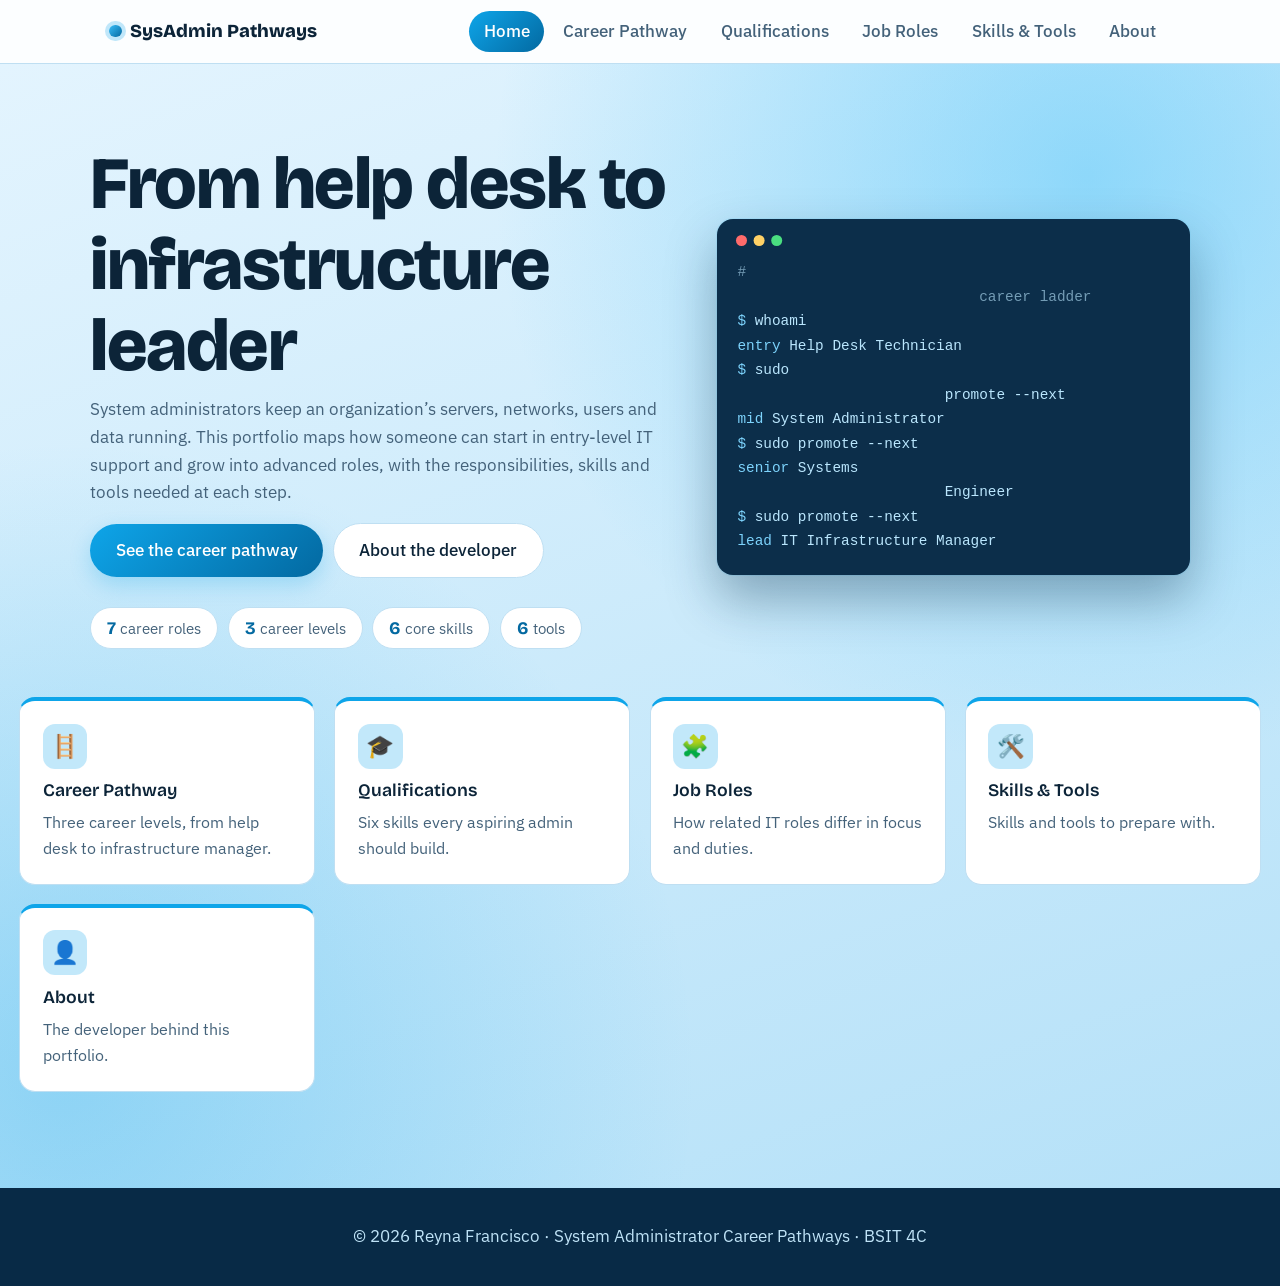
<file: index.html>
<!DOCTYPE html>
<html lang="en">

<head>
    <meta charset="utf-8">
    <meta name="viewport" content="width=device-width, initial-scale=1, viewport-fit=cover">
    <title>Home | SysAdmin Pathways</title>
    <link rel="preconnect" href="https://fonts.googleapis.com">
    <link
        href="https://fonts.googleapis.com/css2?family=Bricolage+Grotesque:wght@600;800&family=IBM+Plex+Sans:wght@400;500&display=swap"
        rel="stylesheet">
    <link rel="stylesheet" href="style.css">
</head>

<body>
    <header>
        <nav aria-label="Main">
            <a class="brand" href="index.html">SysAdmin Pathways</a>
            <button id="toggle" aria-expanded="false" aria-controls="menu">Menu</button>
            <ul id="menu">
                <li><a href="index.html" aria-current="page">Home</a></li>
                <li><a href="pathway.html">Career Pathway</a></li>
                <li><a href="qualifications.html">Qualifications</a></li>
                <li><a href="roles.html">Job Roles</a></li>
                <li><a href="tools.html">Skills & Tools</a></li>
                <li><a href="about.html">About</a></li>
            </ul>
        </nav>
    </header>
    <main>
        <section class="hero-sec">
            <div class="wrap hero">
                <div>
                    <h1>From help desk to infrastructure leader</h1>
                    <p class="lead">System administrators keep an organization’s servers, networks, users and data
                        running. This portfolio maps how someone can start in entry-level IT support and grow into
                        advanced roles, with the responsibilities, skills and tools needed at each step.</p>
                    <a class="btn" href="pathway.html">See the career pathway</a><a class="btn alt"
                        href="about.html">About the developer</a>
                    <ul class="stats">
                        <li><b>7</b> career roles</li>
                        <li><b>3</b> career levels</li>
                        <li><b>6</b> core skills</li>
                        <li><b>6</b> tools</li>
                    </ul>
                </div>
                <div class="term" role="img" aria-label="Terminal showing career levels"><span style="--d:0.5s"><i>#
                            career ladder</i></span><span style="--d:0.9s"><b>$</b> whoami</span><span
                        style="--d:1.4s"><b>entry</b> Help Desk Technician</span><span style="--d:1.9s"><b>$</b> sudo
                        promote --next</span><span style="--d:2.3s"><b>mid</b> System Administrator</span><span
                        style="--d:2.8s"><b>$</b> sudo promote --next</span><span style="--d:3.2s"><b>senior</b> Systems
                        Engineer</span><span style="--d:3.6s"><b>$</b> sudo promote --next</span><span
                        style="--d:4.1s"><b>lead</b> IT Infrastructure Manager</span></div>
            </div>
            <div class="grid explore" style="margin-top:3rem"><a class="card" href="pathway.html"><span
                        class="ico">🪜</span>
                    <h3>Career Pathway</h3>
                    <p>Three career levels, from help desk to infrastructure manager.</p>
                </a><a class="card" href="qualifications.html"><span class="ico">🎓</span>
                    <h3>Qualifications</h3>
                    <p>Six skills every aspiring admin should build.</p>
                </a><a class="card" href="roles.html"><span class="ico">🧩</span>
                    <h3>Job Roles</h3>
                    <p>How related IT roles differ in focus and duties.</p>
                </a><a class="card" href="tools.html"><span class="ico">🛠️</span>
                    <h3>Skills & Tools</h3>
                    <p>Skills and tools to prepare with.</p>
                </a><a class="card" href="about.html"><span class="ico">👤</span>
                    <h3>About</h3>
                    <p>The developer behind this portfolio.</p>
                </a></div>
        </section>
    </main>
    <footer>&copy; 2026 Reyna Francisco &middot; System Administrator Career Pathways &middot; BSIT 4C</footer>
    <script src="script.js"></script>
</body>

</html>
</file>
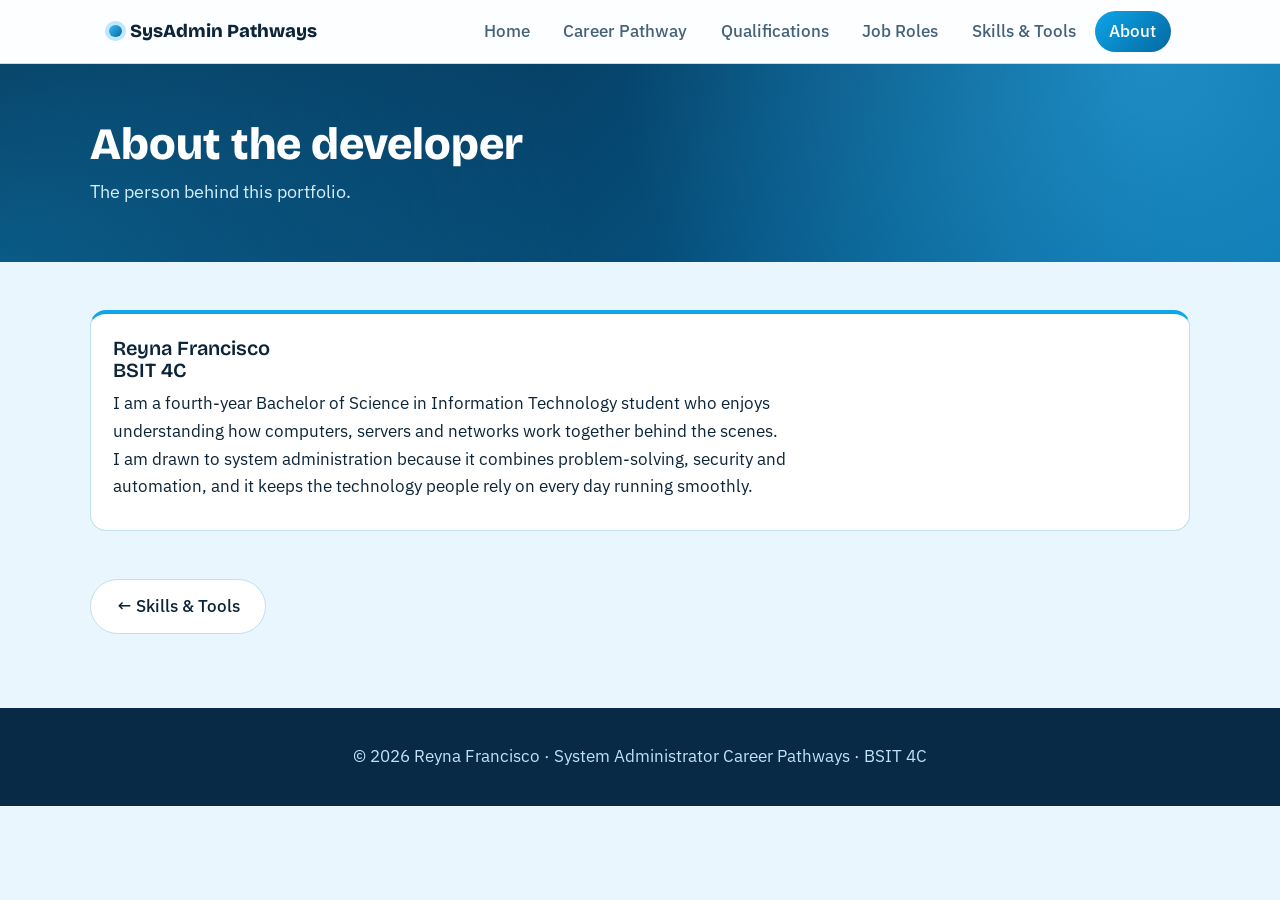
<file: about.html>
<!DOCTYPE html>
<html lang="en">

<head>
    <meta charset="utf-8">
    <meta name="viewport" content="width=device-width, initial-scale=1, viewport-fit=cover">
    <title>About the Developer | SysAdmin Pathways</title>
    <link rel="preconnect" href="https://fonts.googleapis.com">
    <link
        href="https://fonts.googleapis.com/css2?family=Bricolage+Grotesque:wght@600;800&family=IBM+Plex+Sans:wght@400;500&display=swap"
        rel="stylesheet">
    <link rel="stylesheet" href="style.css">
</head>

<body>
    <header>
        <nav aria-label="Main">
            <a class="brand" href="index.html">SysAdmin Pathways</a>
            <button id="toggle" aria-expanded="false" aria-controls="menu">Menu</button>
            <ul id="menu">
                <li><a href="index.html">Home</a></li>
                <li><a href="pathway.html">Career Pathway</a></li>
                <li><a href="qualifications.html">Qualifications</a></li>
                <li><a href="roles.html">Job Roles</a></li>
                <li><a href="tools.html">Skills & Tools</a></li>
                <li><a href="about.html" aria-current="page">About</a></li>
            </ul>
        </nav>
    </header>
    <main>
        <div class="banner">
            <div class="wrap">
                <h2>About the developer</h2>
                <p>The person behind this portfolio.</p>
            </div>
        </div>
        <section class="pagehead">
            <div class="wrap">
                <div class="cards">
                    <article class="card">
                        <h3>Reyna Francisco <br> BSIT 4C</h3>
                        <p> I am a fourth-year Bachelor of Science in Information Technology student who enjoys
                            understanding how computers, servers and networks work together behind the scenes. <br>
                            I am drawn to system administration because it combines problem-solving, security and automation,
                            and it keeps the technology people rely on every day running smoothly. <br
                            This portfolio reflects my effort to learn the career path step by step, from help desk support to advanced
                            infrastructure roles.</p>
                        <p></p>
                    </article>
                </div>
                <div class="nextbar"><a class="btn alt" href="tools.html">&larr; Skills & Tools</a></div>
            </div>
        </section>
    </main>
    <footer>&copy; 2026 Reyna Francisco &middot; System Administrator Career Pathways &middot; BSIT 4C</footer>
    <script src="script.js"></script>
</body>

</html>
</file>
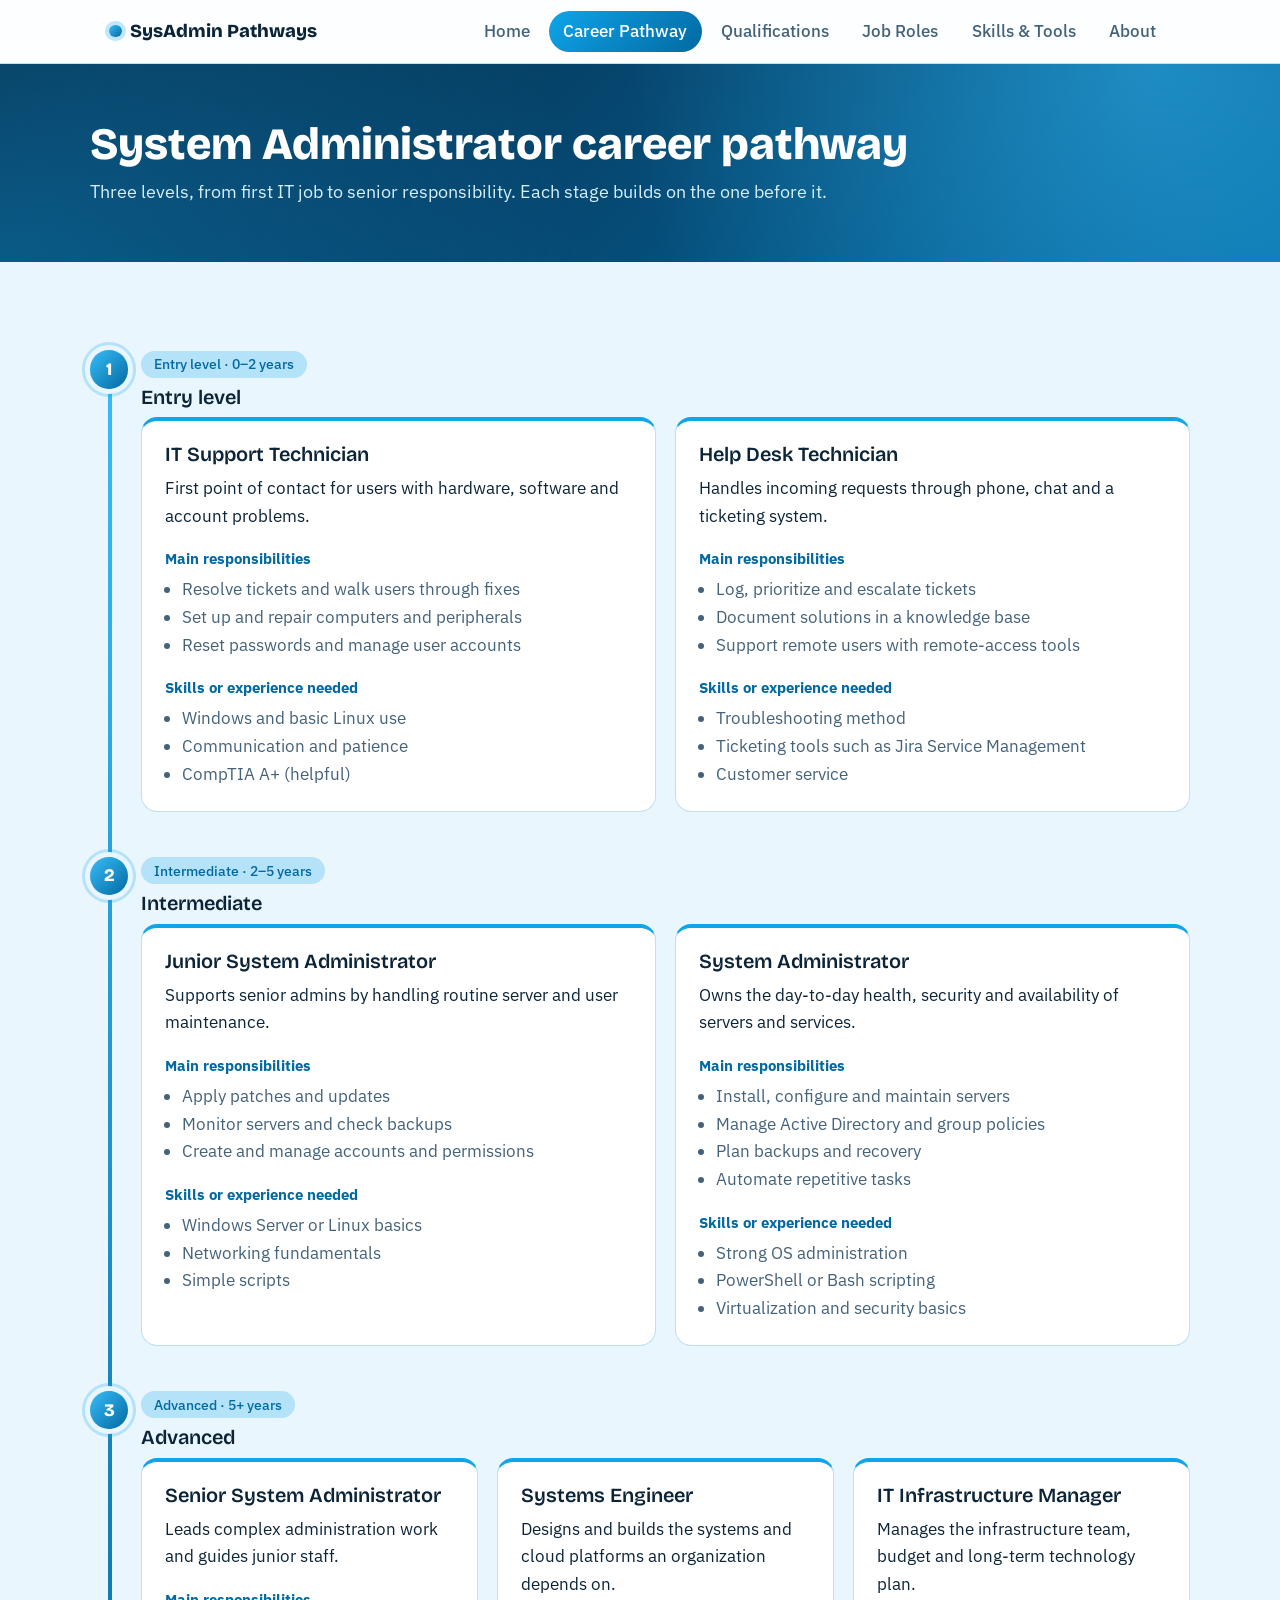
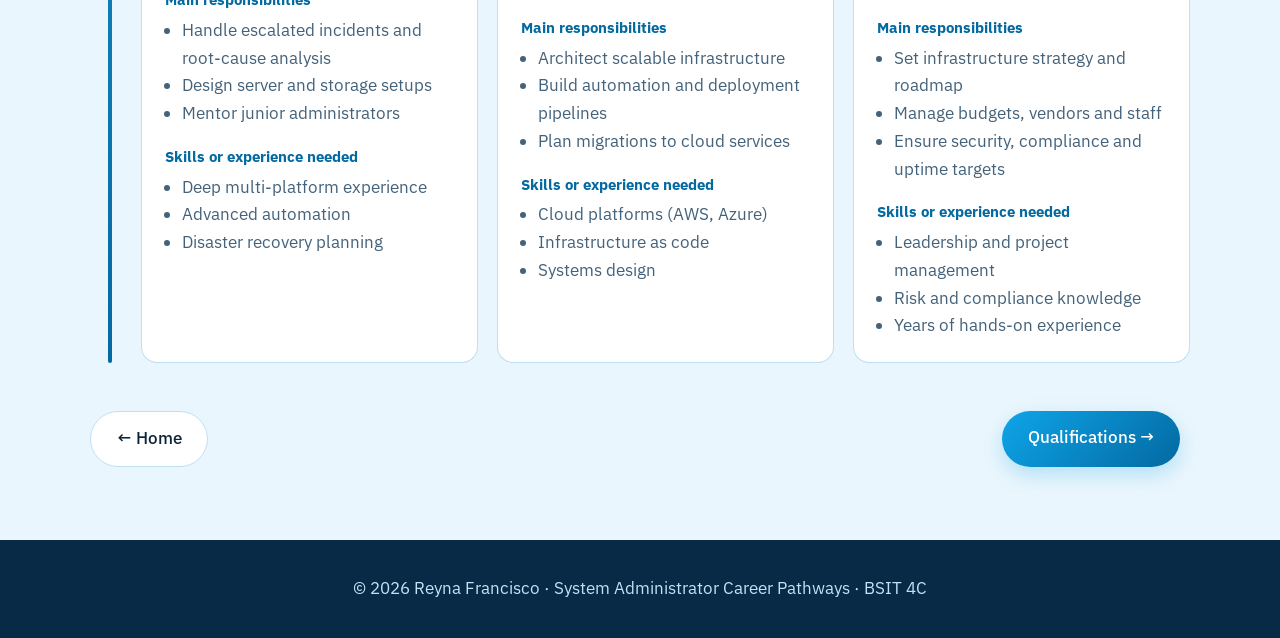
<file: pathway.html>
<!DOCTYPE html>
<html lang="en">

<head>
    <meta charset="utf-8">
    <meta name="viewport" content="width=device-width, initial-scale=1, viewport-fit=cover">
    <title>System Administrator Career Pathway | SysAdmin Pathways</title>
    <link rel="preconnect" href="https://fonts.googleapis.com">
    <link
        href="https://fonts.googleapis.com/css2?family=Bricolage+Grotesque:wght@600;800&family=IBM+Plex+Sans:wght@400;500&display=swap"
        rel="stylesheet">
    <link rel="stylesheet" href="style.css">
</head>

<body>
    <header>
        <nav aria-label="Main">
            <a class="brand" href="index.html">SysAdmin Pathways</a>
            <button id="toggle" aria-expanded="false" aria-controls="menu">Menu</button>
            <ul id="menu">
                <li><a href="index.html">Home</a></li>
                <li><a href="pathway.html" aria-current="page">Career Pathway</a></li>
                <li><a href="qualifications.html">Qualifications</a></li>
                <li><a href="roles.html">Job Roles</a></li>
                <li><a href="tools.html">Skills & Tools</a></li>
                <li><a href="about.html">About</a></li>
            </ul>
        </nav>
    </header>
    <main>
        <div class="banner">
            <div class="wrap">
                <h2>System Administrator career pathway</h2>
                <p>Three levels, from first IT job to senior responsibility. Each stage builds on the one before it.</p>
            </div>
        </div>
        <section class="pagehead">
            <div class="wrap">

                <div class="path">

                    <div class="level"><span class="tag">Entry level · 0–2 years</span>
                        <h3>Entry level</h3>
                        <div class="cards">
                            <article class="card">
                                <h3>IT Support Technician</h3>
                                <p>First point of contact for users with hardware, software and account problems.</p>
                                <h4>Main responsibilities</h4>
                                <ul>
                                    <li>Resolve tickets and walk users through fixes</li>
                                    <li>Set up and repair computers and peripherals</li>
                                    <li>Reset passwords and manage user accounts</li>
                                </ul>
                                <h4>Skills or experience needed</h4>
                                <ul>
                                    <li>Windows and basic Linux use</li>
                                    <li>Communication and patience</li>
                                    <li>CompTIA A+ (helpful)</li>
                                </ul>
                            </article>
                            <article class="card">
                                <h3>Help Desk Technician</h3>
                                <p>Handles incoming requests through phone, chat and a ticketing system.</p>
                                <h4>Main responsibilities</h4>
                                <ul>
                                    <li>Log, prioritize and escalate tickets</li>
                                    <li>Document solutions in a knowledge base</li>
                                    <li>Support remote users with remote-access tools</li>
                                </ul>
                                <h4>Skills or experience needed</h4>
                                <ul>
                                    <li>Troubleshooting method</li>
                                    <li>Ticketing tools such as Jira Service Management</li>
                                    <li>Customer service</li>
                                </ul>
                            </article>
                        </div>
                    </div>

                    <div class="level"><span class="tag">Intermediate · 2–5 years</span>
                        <h3>Intermediate</h3>
                        <div class="cards">
                            <article class="card">
                                <h3>Junior System Administrator</h3>
                                <p>Supports senior admins by handling routine server and user maintenance.</p>
                                <h4>Main responsibilities</h4>
                                <ul>
                                    <li>Apply patches and updates</li>
                                    <li>Monitor servers and check backups</li>
                                    <li>Create and manage accounts and permissions</li>
                                </ul>
                                <h4>Skills or experience needed</h4>
                                <ul>
                                    <li>Windows Server or Linux basics</li>
                                    <li>Networking fundamentals</li>
                                    <li>Simple scripts</li>
                                </ul>
                            </article>
                            <article class="card">
                                <h3>System Administrator</h3>
                                <p>Owns the day-to-day health, security and availability of servers and services.</p>
                                <h4>Main responsibilities</h4>
                                <ul>
                                    <li>Install, configure and maintain servers</li>
                                    <li>Manage Active Directory and group policies</li>
                                    <li>Plan backups and recovery</li>
                                    <li>Automate repetitive tasks</li>
                                </ul>
                                <h4>Skills or experience needed</h4>
                                <ul>
                                    <li>Strong OS administration</li>
                                    <li>PowerShell or Bash scripting</li>
                                    <li>Virtualization and security basics</li>
                                </ul>
                            </article>
                        </div>
                    </div>

                    <div class="level"><span class="tag">Advanced · 5+ years</span>
                        <h3>Advanced</h3>
                        <div class="cards">
                            <article class="card">
                                <h3>Senior System Administrator</h3>
                                <p>Leads complex administration work and guides junior staff.</p>
                                <h4>Main responsibilities</h4>
                                <ul>
                                    <li>Handle escalated incidents and root-cause analysis</li>
                                    <li>Design server and storage setups</li>
                                    <li>Mentor junior administrators</li>
                                </ul>
                                <h4>Skills or experience needed</h4>
                                <ul>
                                    <li>Deep multi-platform experience</li>
                                    <li>Advanced automation</li>
                                    <li>Disaster recovery planning</li>
                                </ul>
                            </article>
                            <article class="card">
                                <h3>Systems Engineer</h3>
                                <p>Designs and builds the systems and cloud platforms an organization depends on.</p>
                                <h4>Main responsibilities</h4>
                                <ul>
                                    <li>Architect scalable infrastructure</li>
                                    <li>Build automation and deployment pipelines</li>
                                    <li>Plan migrations to cloud services</li>
                                </ul>
                                <h4>Skills or experience needed</h4>
                                <ul>
                                    <li>Cloud platforms (AWS, Azure)</li>
                                    <li>Infrastructure as code</li>
                                    <li>Systems design</li>
                                </ul>
                            </article>
                            <article class="card">
                                <h3>IT Infrastructure Manager</h3>
                                <p>Manages the infrastructure team, budget and long-term technology plan.</p>
                                <h4>Main responsibilities</h4>
                                <ul>
                                    <li>Set infrastructure strategy and roadmap</li>
                                    <li>Manage budgets, vendors and staff</li>
                                    <li>Ensure security, compliance and uptime targets</li>
                                </ul>
                                <h4>Skills or experience needed</h4>
                                <ul>
                                    <li>Leadership and project management</li>
                                    <li>Risk and compliance knowledge</li>
                                    <li>Years of hands-on experience</li>
                                </ul>
                            </article>
                        </div>
                    </div>
                </div>
                <div class="nextbar"><a class="btn alt" href="index.html">&larr; Home</a><a class="btn"
                        href="qualifications.html">Qualifications &rarr;</a></div>
            </div>
        </section>
    </main>
    <footer>&copy; 2026 Reyna Francisco &middot; System Administrator Career Pathways &middot; BSIT 4C</footer>
    <script src="script.js"></script>
</body>

</html>
</file>
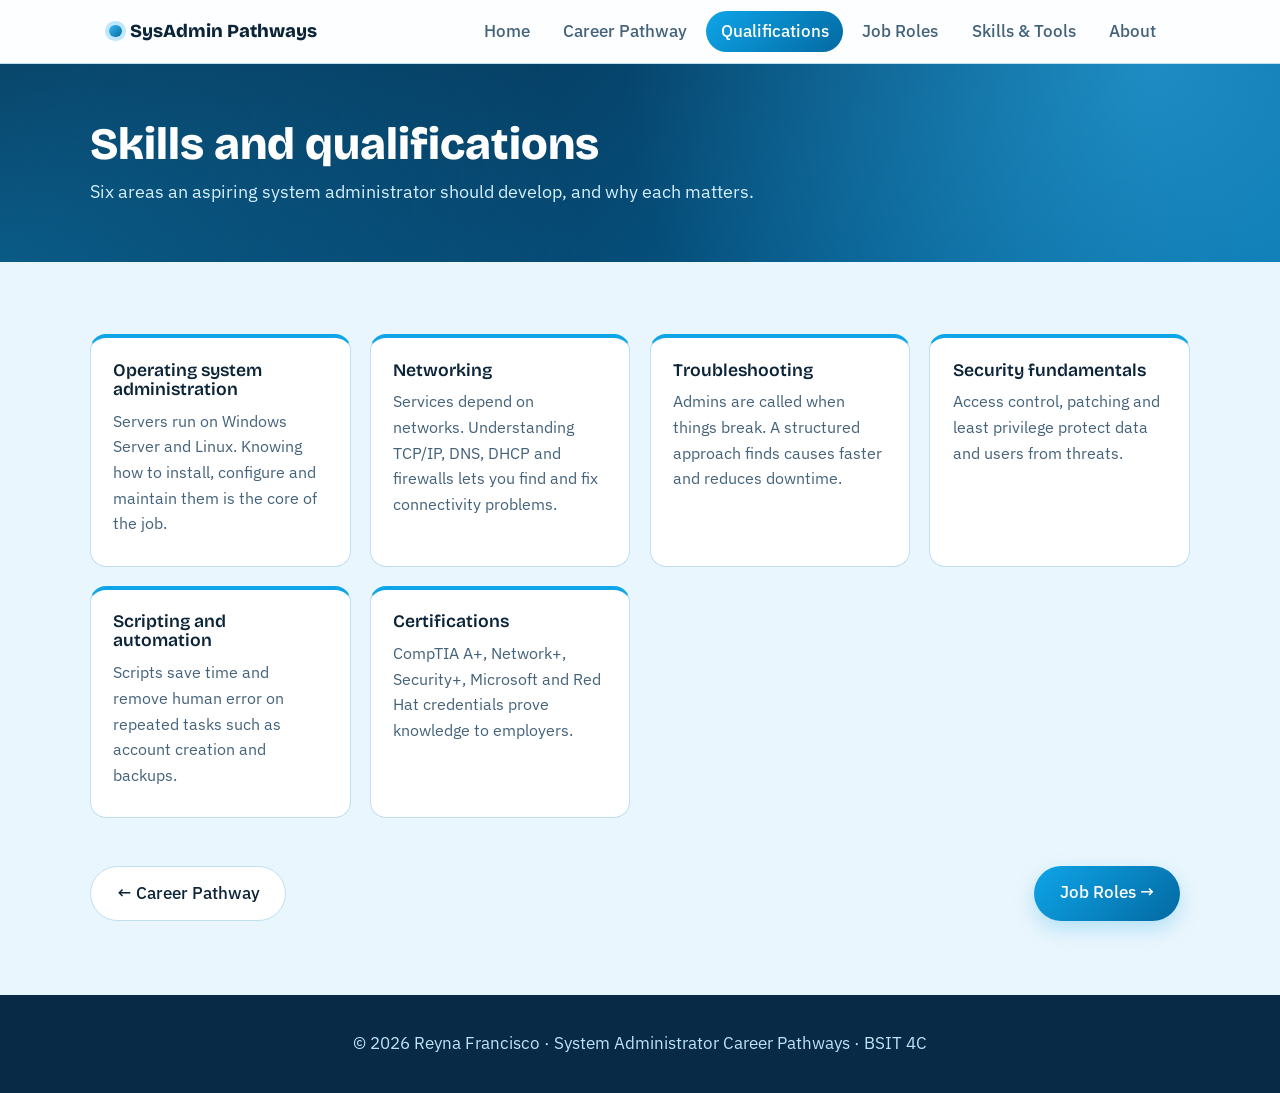
<file: qualifications.html>
<!DOCTYPE html>
<html lang="en">

<head>
    <meta charset="utf-8">
    <meta name="viewport" content="width=device-width, initial-scale=1, viewport-fit=cover">
    <title>Skills and Qualifications | SysAdmin Pathways</title>
    <link rel="preconnect" href="https://fonts.googleapis.com">
    <link
        href="https://fonts.googleapis.com/css2?family=Bricolage+Grotesque:wght@600;800&family=IBM+Plex+Sans:wght@400;500&display=swap"
        rel="stylesheet">
    <link rel="stylesheet" href="style.css">
</head>

<body>
    <header>
        <nav aria-label="Main">
            <a class="brand" href="index.html">SysAdmin Pathways</a>
            <button id="toggle" aria-expanded="false" aria-controls="menu">Menu</button>
            <ul id="menu">
                <li><a href="index.html">Home</a></li>
                <li><a href="pathway.html">Career Pathway</a></li>
                <li><a href="qualifications.html" aria-current="page">Qualifications</a></li>
                <li><a href="roles.html">Job Roles</a></li>
                <li><a href="tools.html">Skills & Tools</a></li>
                <li><a href="about.html">About</a></li>
            </ul>
        </nav>
    </header>
    <main>
        <div class="banner">
            <div class="wrap">
                <h2>Skills and qualifications</h2>
                <p>Six areas an aspiring system administrator should develop, and why each matters.</p>
            </div>
        </div>
        <section class="pagehead">
            <div class="wrap">

                <div class="grid">
                    <article class="card">
                        <h3>Operating system administration</h3>
                        <p>Servers run on Windows Server and Linux. Knowing how to install, configure and maintain them
                            is the core of the job.</p>
                    </article>
                    <article class="card">
                        <h3>Networking</h3>
                        <p>Services depend on networks. Understanding TCP/IP, DNS, DHCP and firewalls lets you find and
                            fix connectivity problems.</p>
                    </article>
                    <article class="card">
                        <h3>Troubleshooting</h3>
                        <p>Admins are called when things break. A structured approach finds causes faster and reduces
                            downtime.</p>
                    </article>
                    <article class="card">
                        <h3>Security fundamentals</h3>
                        <p>Access control, patching and least privilege protect data and users from threats.</p>
                    </article>
                    <article class="card">
                        <h3>Scripting and automation</h3>
                        <p>Scripts save time and remove human error on repeated tasks such as account creation and
                            backups.</p>
                    </article>
                    <article class="card">
                        <h3>Certifications</h3>
                        <p>CompTIA A+, Network+, Security+, Microsoft and Red Hat credentials prove knowledge to
                            employers.</p>
                    </article>
                </div>
                <div class="nextbar"><a class="btn alt" href="pathway.html">&larr; Career Pathway</a><a class="btn"
                        href="roles.html">Job Roles &rarr;</a></div>
            </div>
        </section>
    </main>
    <footer>&copy; 2026 Reyna Francisco &middot; System Administrator Career Pathways &middot; BSIT 4C</footer>
    <script src="script.js"></script>
</body>

</html>
</file>
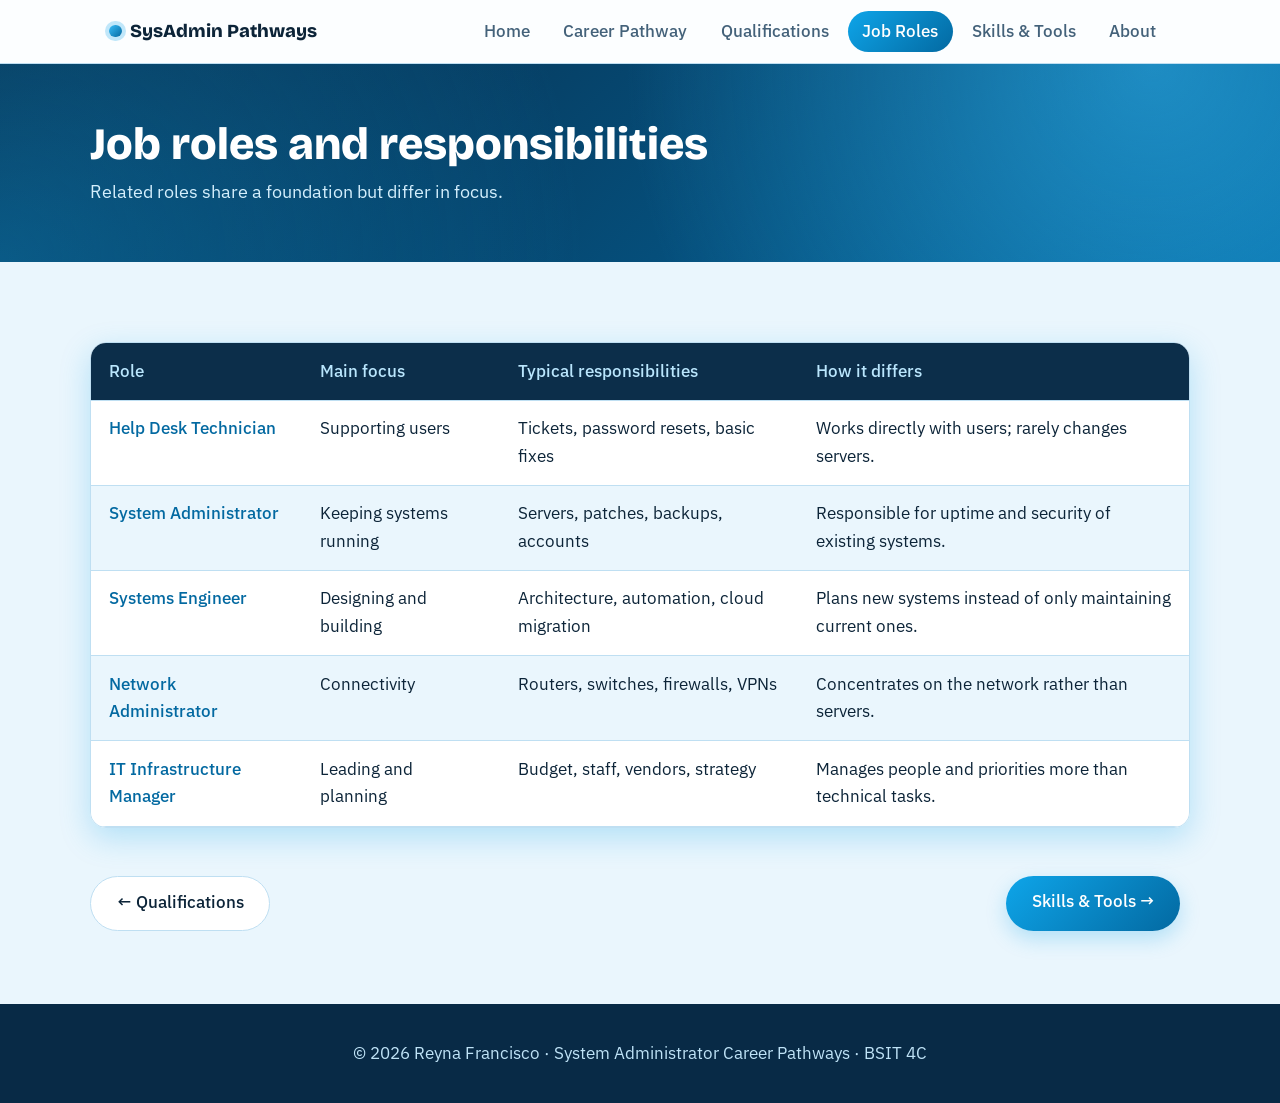
<file: roles.html>
<!DOCTYPE html>
<html lang="en">

<head>
    <meta charset="utf-8">
    <meta name="viewport" content="width=device-width, initial-scale=1, viewport-fit=cover">
    <title>Job Roles and Responsibilities | SysAdmin Pathways</title>
    <link rel="preconnect" href="https://fonts.googleapis.com">
    <link
        href="https://fonts.googleapis.com/css2?family=Bricolage+Grotesque:wght@600;800&family=IBM+Plex+Sans:wght@400;500&display=swap"
        rel="stylesheet">
    <link rel="stylesheet" href="style.css">
</head>

<body>
    <header>
        <nav aria-label="Main">
            <a class="brand" href="index.html">SysAdmin Pathways</a>
            <button id="toggle" aria-expanded="false" aria-controls="menu">Menu</button>
            <ul id="menu">
                <li><a href="index.html">Home</a></li>
                <li><a href="pathway.html">Career Pathway</a></li>
                <li><a href="qualifications.html">Qualifications</a></li>
                <li><a href="roles.html" aria-current="page">Job Roles</a></li>
                <li><a href="tools.html">Skills & Tools</a></li>
                <li><a href="about.html">About</a></li>
            </ul>
        </nav>
    </header>
    <main>
        <div class="banner">
            <div class="wrap">
                <h2>Job roles and responsibilities</h2>
                <p>Related roles share a foundation but differ in focus.</p>
            </div>
        </div>
        <section class="pagehead">
            <div class="wrap">

                <div class="scroll">
                    <table>
                        <thead>
                            <tr>
                                <th>Role</th>
                                <th>Main focus</th>
                                <th>Typical responsibilities</th>
                                <th>How it differs</th>
                            </tr>
                        </thead>
                        <tbody>
                            <tr>
                                <td>Help Desk Technician</td>
                                <td>Supporting users</td>
                                <td>Tickets, password resets, basic fixes</td>
                                <td>Works directly with users; rarely changes servers.</td>
                            </tr>
                            <tr>
                                <td>System Administrator</td>
                                <td>Keeping systems running</td>
                                <td>Servers, patches, backups, accounts</td>
                                <td>Responsible for uptime and security of existing systems.</td>
                            </tr>
                            <tr>
                                <td>Systems Engineer</td>
                                <td>Designing and building</td>
                                <td>Architecture, automation, cloud migration</td>
                                <td>Plans new systems instead of only maintaining current ones.</td>
                            </tr>
                            <tr>
                                <td>Network Administrator</td>
                                <td>Connectivity</td>
                                <td>Routers, switches, firewalls, VPNs</td>
                                <td>Concentrates on the network rather than servers.</td>
                            </tr>
                            <tr>
                                <td>IT Infrastructure Manager</td>
                                <td>Leading and planning</td>
                                <td>Budget, staff, vendors, strategy</td>
                                <td>Manages people and priorities more than technical tasks.</td>
                            </tr>
                        </tbody>
                    </table>
                </div>
                <div class="nextbar"><a class="btn alt" href="qualifications.html">&larr; Qualifications</a><a
                        class="btn" href="tools.html">Skills & Tools &rarr;</a></div>
            </div>
        </section>
    </main>
    <footer>&copy; 2026 Reyna Francisco &middot; System Administrator Career Pathways &middot; BSIT 4C</footer>
    <script src="script.js"></script>
</body>

</html>
</file>
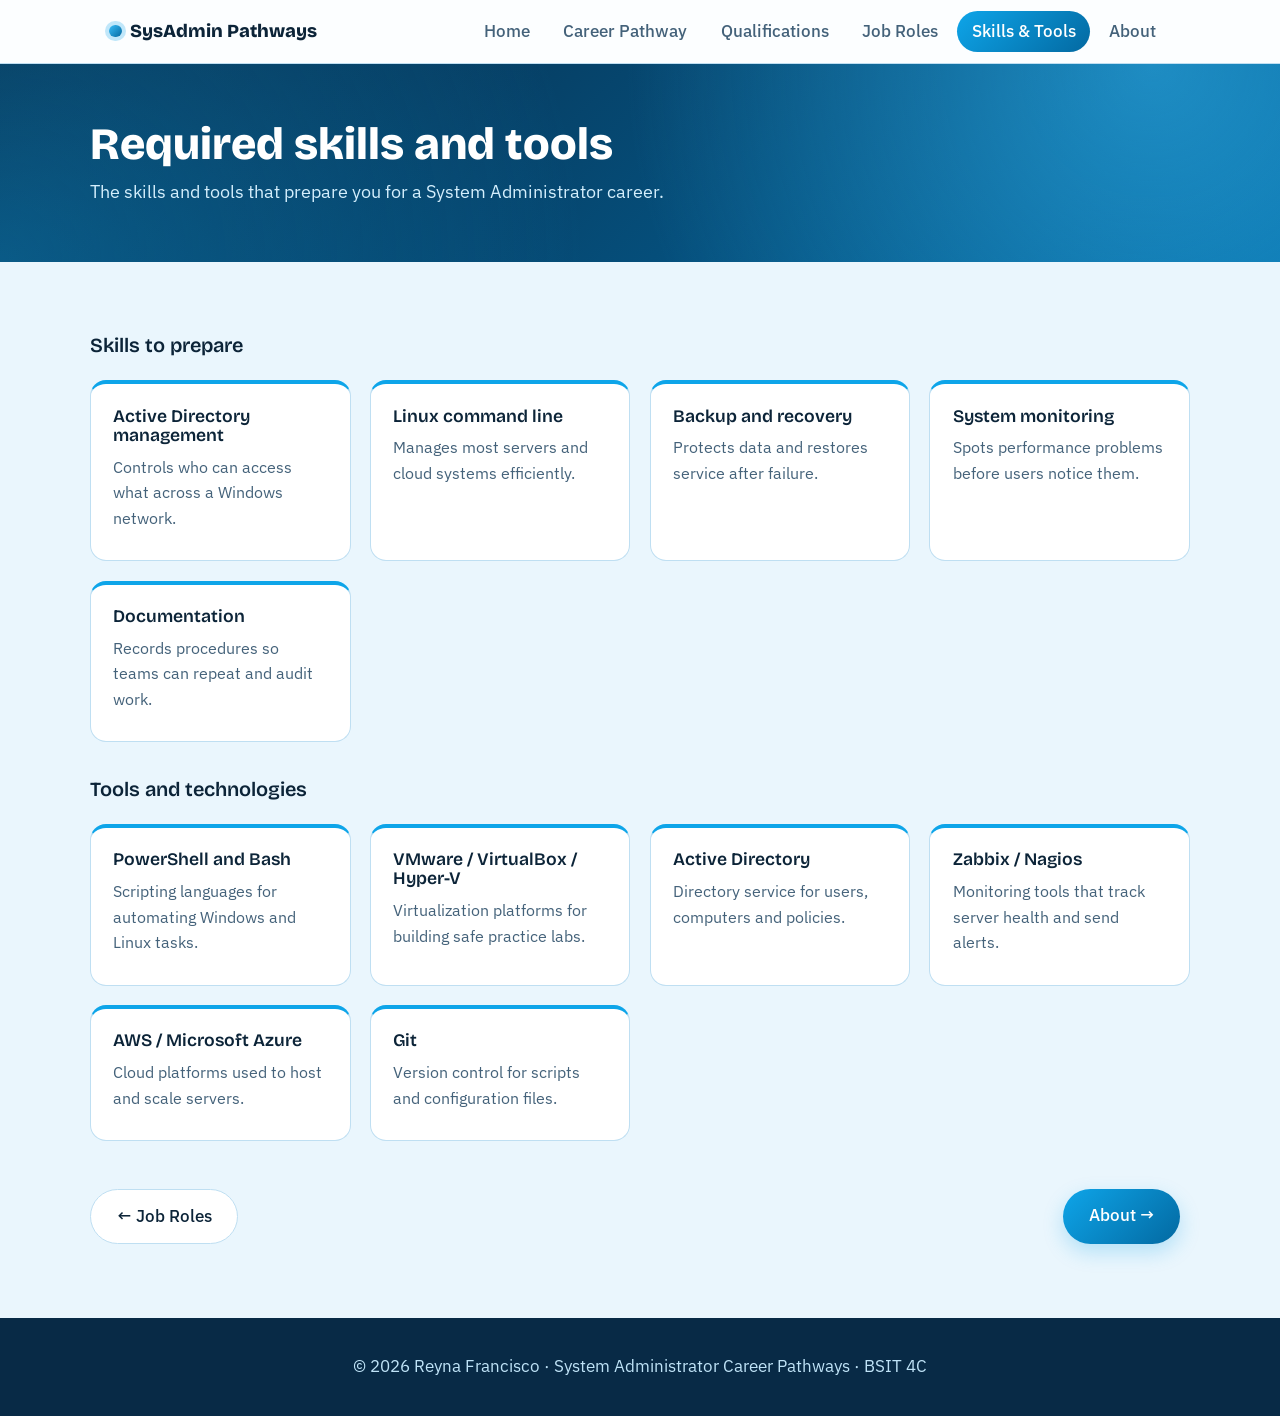
<file: tools.html>
<!DOCTYPE html>
<html lang="en">

<head>
    <meta charset="utf-8">
    <meta name="viewport" content="width=device-width, initial-scale=1, viewport-fit=cover">
    <title>Required Skills and Tools | SysAdmin Pathways</title>
    <link rel="preconnect" href="https://fonts.googleapis.com">
    <link
        href="https://fonts.googleapis.com/css2?family=Bricolage+Grotesque:wght@600;800&family=IBM+Plex+Sans:wght@400;500&display=swap"
        rel="stylesheet">
    <link rel="stylesheet" href="style.css">
</head>

<body>
    <header>
        <nav aria-label="Main">
            <a class="brand" href="index.html">SysAdmin Pathways</a>
            <button id="toggle" aria-expanded="false" aria-controls="menu">Menu</button>
            <ul id="menu">
                <li><a href="index.html">Home</a></li>
                <li><a href="pathway.html">Career Pathway</a></li>
                <li><a href="qualifications.html">Qualifications</a></li>
                <li><a href="roles.html">Job Roles</a></li>
                <li><a href="tools.html" aria-current="page">Skills & Tools</a></li>
                <li><a href="about.html">About</a></li>
            </ul>
        </nav>
    </header>
    <main>
        <div class="banner">
            <div class="wrap">
                <h2>Required skills and tools</h2>
                <p>The skills and tools that prepare you for a System Administrator career.</p>
            </div>
        </div>
        <section class="pagehead">
            <div class="wrap">
                <h3 style="margin-top:1.5rem">Skills to prepare</h3>
                <div class="grid">
                    <article class="card">
                        <h3>Active Directory management</h3>
                        <p>Controls who can access what across a Windows network.</p>
                    </article>
                    <article class="card">
                        <h3>Linux command line</h3>
                        <p>Manages most servers and cloud systems efficiently.</p>
                    </article>
                    <article class="card">
                        <h3>Backup and recovery</h3>
                        <p>Protects data and restores service after failure.</p>
                    </article>
                    <article class="card">
                        <h3>System monitoring</h3>
                        <p>Spots performance problems before users notice them.</p>
                    </article>
                    <article class="card">
                        <h3>Documentation</h3>
                        <p>Records procedures so teams can repeat and audit work.</p>
                    </article>
                </div>
                <h3 style="margin-top:2.2rem">Tools and technologies</h3>
                <div class="grid">
                    <article class="card">
                        <h3>PowerShell and Bash</h3>
                        <p>Scripting languages for automating Windows and Linux tasks.</p>
                    </article>
                    <article class="card">
                        <h3>VMware / VirtualBox / Hyper-V</h3>
                        <p>Virtualization platforms for building safe practice labs.</p>
                    </article>
                    <article class="card">
                        <h3>Active Directory</h3>
                        <p>Directory service for users, computers and policies.</p>
                    </article>
                    <article class="card">
                        <h3>Zabbix / Nagios</h3>
                        <p>Monitoring tools that track server health and send alerts.</p>
                    </article>
                    <article class="card">
                        <h3>AWS / Microsoft Azure</h3>
                        <p>Cloud platforms used to host and scale servers.</p>
                    </article>
                    <article class="card">
                        <h3>Git</h3>
                        <p>Version control for scripts and configuration files.</p>
                    </article>
                </div>
                <div class="nextbar"><a class="btn alt" href="roles.html">&larr; Job Roles</a><a class="btn"
                        href="about.html">About &rarr;</a></div>
            </div>
        </section>
    </main>
    <footer>&copy; 2026 Reyna Francisco &middot; System Administrator Career Pathways &middot; BSIT 4C</footer>
    <script src="script.js"></script>
</body>

</html>
</file>
<file: style.css>
:root {
    --bg: #eaf6fd;
    --surface: #fff;
    --ink: #0c2438;
    --muted: #44627a;
    --line: #bfdff2;
    --accent: #0369a1;
    --signal: #0ea5e9;
    --sky: #38bdf8;
    --term: #0c2e4a;
    --termink: #bae6fd;
    --glow: rgba(14, 165, 233, .25);
    --navy: #082a46;
    box-sizing: border-box;
    padding-top: env(safe-area-inset-top, 0px);
    padding-bottom: env(safe-area-inset-bottom, 0px)
}

@media (prefers-color-scheme:dark) {
    :root:not([data-theme="light"]) {
        color-scheme: dark;
        --bg: #0b1a26;
        --surface: #12283a;
        --ink: #e6f4fd;
        --muted: #97b8cf;
        --line: #244860;
        --accent: #7dd3fc;
        --signal: #38bdf8;
        --term: #071420;
        --glow: rgba(56, 189, 248, .2)
    }
}

*,
*::before,
*::after {
    box-sizing: inherit
}

html {
    scroll-behavior: smooth
}

body {
    margin: 0;
    background: var(--bg);
    color: var(--ink);
    font: 400 1.05rem/1.65 "IBM Plex Sans", system-ui, sans-serif
}

h1,
h2,
h3 {
    font-family: "Bricolage Grotesque", system-ui, sans-serif;
    line-height: 1.1;
    margin: 0 0 .6rem
}

h1 {
    font-size: clamp(2.4rem, 7vw, 4.6rem);
    font-weight: 800;
    letter-spacing: -.02em
}

h2 {
    font-size: clamp(1.8rem, 4.5vw, 2.8rem);
    font-weight: 800
}

h3 {
    font-size: 1.25rem;
    font-weight: 600
}

p {
    margin: 0 0 1rem;
    max-width: 68ch
}

a {
    color: var(--accent)
}

:focus-visible {
    outline: 3px solid var(--signal);
    outline-offset: 2px
}

/* header */
header {
    position: sticky;
    top: env(safe-area-inset-top, 0px);
    z-index: 20;
    background: color-mix(in srgb, var(--surface) 85%, transparent);
    backdrop-filter: blur(10px);
    border-bottom: 1px solid var(--line)
}

body::before {
    content: "";
    position: fixed;
    inset: 0 0 auto;
    height: env(safe-area-inset-top, 0px);
    background: var(--surface);
    z-index: 30
}

nav {
    max-width: 1100px;
    margin: auto;
    padding: .7rem 1.2rem;
    display: flex;
    align-items: center;
    justify-content: space-between;
    gap: 1rem
}

.brand {
    font: 800 1.15rem "Bricolage Grotesque", sans-serif;
    color: var(--ink);
    text-decoration: none
}

.brand::before {
    content: "";
    display: inline-block;
    width: .8rem;
    height: .8rem;
    border-radius: 50%;
    background: linear-gradient(135deg, var(--sky), var(--accent));
    margin-right: .5rem;
    box-shadow: 0 0 0 4px var(--glow)
}

#menu {
    display: flex;
    gap: .3rem;
    list-style: none;
    margin: 0;
    padding: 0
}

#menu a {
    display: block;
    color: var(--muted);
    text-decoration: none;
    font-weight: 500;
    padding: .4rem .9rem;
    border-radius: 999px;
    transition: background .2s, color .2s
}

#menu a:hover {
    background: var(--glow);
    color: var(--ink)
}

#menu a[aria-current] {
    background: linear-gradient(135deg, var(--signal), var(--accent));
    color: #fff
}

#toggle {
    display: none;
    background: none;
    border: 1px solid var(--line);
    color: var(--ink);
    border-radius: 999px;
    padding: .4rem 1rem;
    font: inherit;
    cursor: pointer
}

@media (max-width:860px) {
    #toggle {
        display: block
    }

    #menu {
        display: none;
        position: absolute;
        top: 100%;
        left: 0;
        right: 0;
        flex-direction: column;
        background: var(--surface);
        border-bottom: 1px solid var(--line);
        padding: 1rem 1.2rem;
        gap: .3rem
    }

    #menu.open {
        display: flex
    }
}

section {
    padding: 4rem 1.2rem
}

.wrap {
    max-width: 1100px;
    margin: auto
}

.lead {
    color: var(--muted)
}

/* hero */
.hero-sec {
    padding: 5rem 1.2rem 6rem;
    background: radial-gradient(circle at 85% 10%, rgba(56, 189, 248, .45), transparent 40%), radial-gradient(circle at 5% 90%, rgba(14, 165, 233, .3), transparent 40%), linear-gradient(160deg, #e3f4fe, #b5e1f8)
}

@media (prefers-color-scheme:dark) {
    :root:not([data-theme="light"]) .hero-sec {
        background: radial-gradient(circle at 85% 10%, rgba(56, 189, 248, .25), transparent 40%), linear-gradient(160deg, #0b1a26, #0f3350)
    }
}

.hero {
    display: grid;
    grid-template-columns: 1.1fr .9fr;
    gap: 3rem;
    align-items: center
}

@media (max-width:860px) {
    .hero {
        grid-template-columns: 1fr
    }
}

.hero h1,
.hero .lead,
.hero .btn,
.stats {
    animation: up .7s both
}

.hero .lead {
    animation-delay: .1s
}

.hero .btn {
    animation-delay: .2s
}

.stats {
    animation-delay: .3s
}

@keyframes up {
    from {
        opacity: 0;
        transform: translateY(18px)
    }

    to {
        opacity: 1;
        transform: none
    }
}

.btn {
    display: inline-block;
    background: linear-gradient(135deg, var(--signal), var(--accent));
    color: #fff;
    padding: .8rem 1.6rem;
    border-radius: 999px;
    font-weight: 500;
    text-decoration: none;
    margin: 0 .6rem .6rem 0;
    box-shadow: 0 8px 20px var(--glow);
    transition: transform .2s, box-shadow .2s
}

.btn:hover {
    transform: translateY(-2px);
    box-shadow: 0 12px 26px var(--glow)
}

.btn.alt {
    background: var(--surface);
    color: var(--ink);
    border: 1px solid var(--line);
    box-shadow: none
}

.stats {
    display: flex;
    flex-wrap: wrap;
    gap: .6rem;
    list-style: none;
    padding: 0;
    margin: 1.2rem 0 0
}

.stats li {
    background: var(--surface);
    border: 1px solid var(--line);
    border-radius: 999px;
    padding: .35rem 1rem;
    font-size: .95rem;
    color: var(--muted)
}

.stats b {
    color: var(--accent);
    font-family: "Bricolage Grotesque", sans-serif;
    font-size: 1.1rem
}

.term {
    background: var(--term);
    color: var(--termink);
    border-radius: 16px;
    padding: 2.6rem 1.3rem 1.3rem;
    font: .9rem/1.7 ui-monospace, Menlo, Consolas, monospace;
    overflow-x: auto;
    position: relative;
    box-shadow: 0 24px 50px rgba(8, 42, 70, .35), 0 0 0 1px rgba(125, 211, 252, .25)
}

.term::before {
    content: "";
    position: absolute;
    top: 1rem;
    left: 1.2rem;
    width: .7rem;
    height: .7rem;
    border-radius: 50%;
    background: #ff6b6b;
    box-shadow: 1.1rem 0 #ffd166, 2.2rem 0 #4ade80
}

.term span {
    display: block;
    white-space: pre;
    opacity: 0;
    animation: type .01s forwards;
    animation-delay: var(--d)
}

@keyframes type {
    to {
        opacity: 1
    }
}

.term b {
    color: #7dd3fc;
    font-weight: 400
}

.term i {
    opacity: .6;
    font-style: normal
}

/* inner page banner */
.banner {
    background: radial-gradient(circle at 90% 0, rgba(56, 189, 248, .5), transparent 45%), radial-gradient(circle at 0 100%, rgba(14, 165, 233, .35), transparent 45%), linear-gradient(135deg, var(--navy), #0369a1);
    color: #fff;
    padding: 3.5rem 1.2rem
}

.banner h2 {
    color: #fff;
    margin: 0 0 .5rem
}

.banner p {
    color: #d4effd;
    margin: 0;
    font-size: 1.1rem
}

.banner small {
    display: inline-block;
    background: rgba(255, 255, 255, .15);
    padding: .2rem .8rem;
    border-radius: 999px;
    margin-bottom: 1rem;
    font-size: .85rem
}

.pagehead {
    padding-top: 3rem
}

/* cards */
.cards {
    display: grid;
    grid-template-columns: repeat(auto-fit, minmax(280px, 1fr));
    gap: 1.2rem
}

.card {
    background: var(--surface);
    border: 1px solid var(--line);
    border-top: 4px solid var(--signal);
    border-radius: 16px;
    padding: 1.4rem;
    transition: transform .25s, box-shadow .25s, border-color .25s
}

.card:hover {
    transform: translateY(-5px);
    box-shadow: 0 16px 34px var(--glow)
}

.card h4 {
    margin: 1rem 0 .3rem;
    font-size: .95rem;
    color: var(--accent)
}

.card ul {
    margin: 0;
    padding-left: 1.1rem;
    color: var(--muted)
}

.card p {
    margin-bottom: .4rem
}

.grid {
    display: grid;
    grid-template-columns: repeat(auto-fill, minmax(250px, 1fr));
    gap: 1.2rem;
    margin-top: 1.5rem
}

.grid .card h3 {
    font-size: 1.1rem
}

.grid .card p {
    color: var(--muted);
    font-size: .97rem
}

.explore {
    margin-top: 3.5rem
}

.explore .card {
    text-decoration: none;
    color: var(--ink);
    display: block
}

.explore .card p {
    margin: 0
}

.ico {
    display: grid;
    place-items: center;
    width: 2.8rem;
    height: 2.8rem;
    border-radius: 12px;
    background: var(--glow);
    font-size: 1.4rem;
    margin-bottom: .8rem
}

/* timeline */
.path {
    counter-reset: lv;
    position: relative;
    margin-top: 2.5rem;
    padding-left: 3.2rem
}

.path::before {
    content: "";
    position: absolute;
    left: 1.15rem;
    top: 0;
    bottom: 0;
    width: 4px;
    border-radius: 4px;
    background: linear-gradient(var(--sky), var(--accent))
}

.level {
    counter-increment: lv;
    position: relative;
    margin-bottom: 2.8rem
}

.level::before {
    content: counter(lv);
    position: absolute;
    left: -3.2rem;
    top: 0;
    width: 2.4rem;
    height: 2.4rem;
    border-radius: 50%;
    display: grid;
    place-items: center;
    background: linear-gradient(135deg, var(--sky), var(--accent));
    color: #fff;
    font: 800 1.1rem "Bricolage Grotesque", sans-serif;
    box-shadow: 0 0 0 5px var(--bg), 0 0 0 8px var(--glow)
}

.tag {
    display: inline-block;
    font-weight: 500;
    font-size: .9rem;
    color: var(--accent);
    background: var(--glow);
    padding: .1rem .8rem;
    border-radius: 999px;
    margin-bottom: .5rem
}

/* table */
.scroll {
    overflow-x: auto;
    margin-top: 2rem;
    border-radius: 16px;
    border: 1px solid var(--line);
    box-shadow: 0 10px 30px var(--glow)
}

table {
    border-collapse: collapse;
    width: 100%;
    min-width: 640px;
    background: var(--surface)
}

th,
td {
    text-align: left;
    padding: .9rem 1.1rem;
    vertical-align: top;
    border-bottom: 1px solid var(--line)
}

th {
    background: var(--term);
    color: var(--termink);
    font-weight: 500
}

tbody tr:nth-child(even) {
    background: var(--bg)
}

tbody tr:hover {
    background: var(--glow)
}

td:first-child {
    font-weight: 500;
    color: var(--accent)
}

.nextbar {
    display: flex;
    justify-content: space-between;
    gap: 1rem;
    flex-wrap: wrap;
    margin-top: 3rem
}

footer {
    padding: 2.2rem 1.2rem;
    text-align: center;
    color: #bfe3f7;
    background: var(--navy)
}

@media (prefers-reduced-motion:reduce) {
    html {
        scroll-behavior: auto
    }

    * {
        animation: none !important;
        transition: none !important
    }

    .term span {
        opacity: 1
    }
}
</file>
